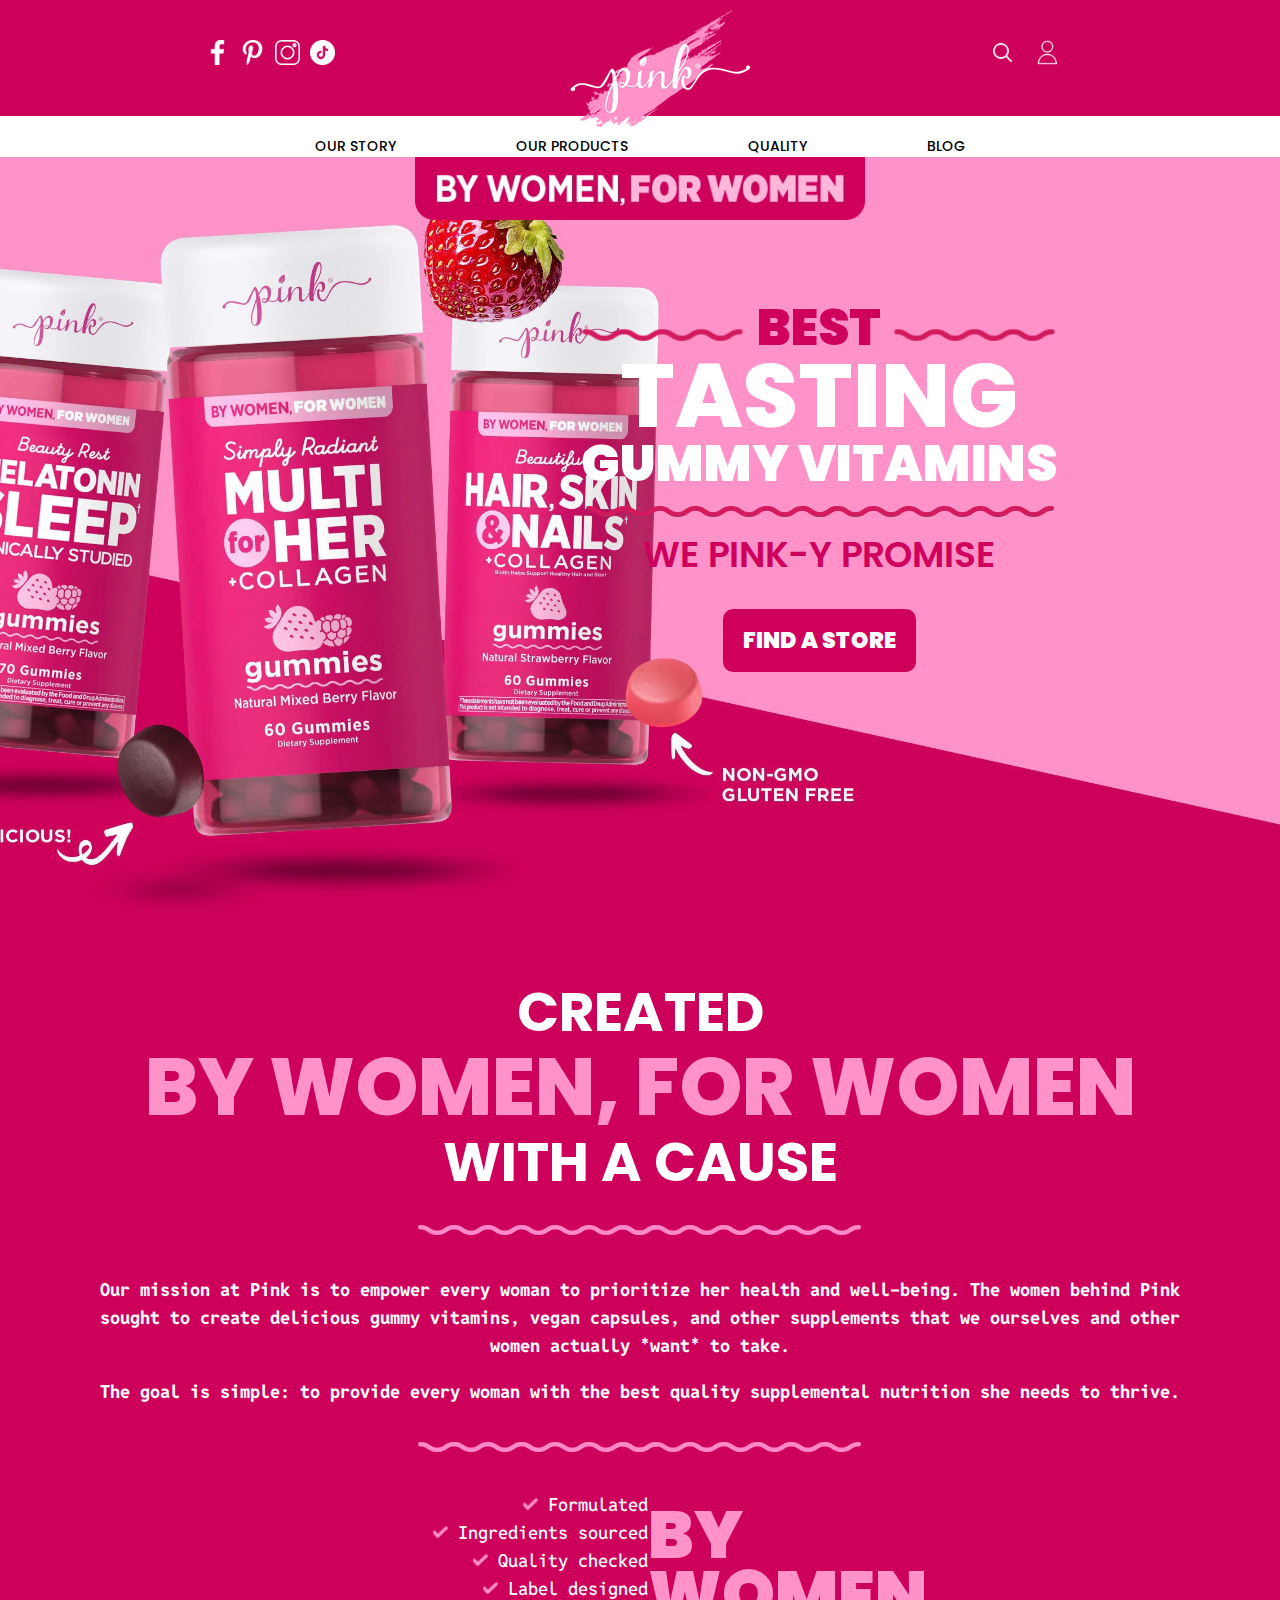
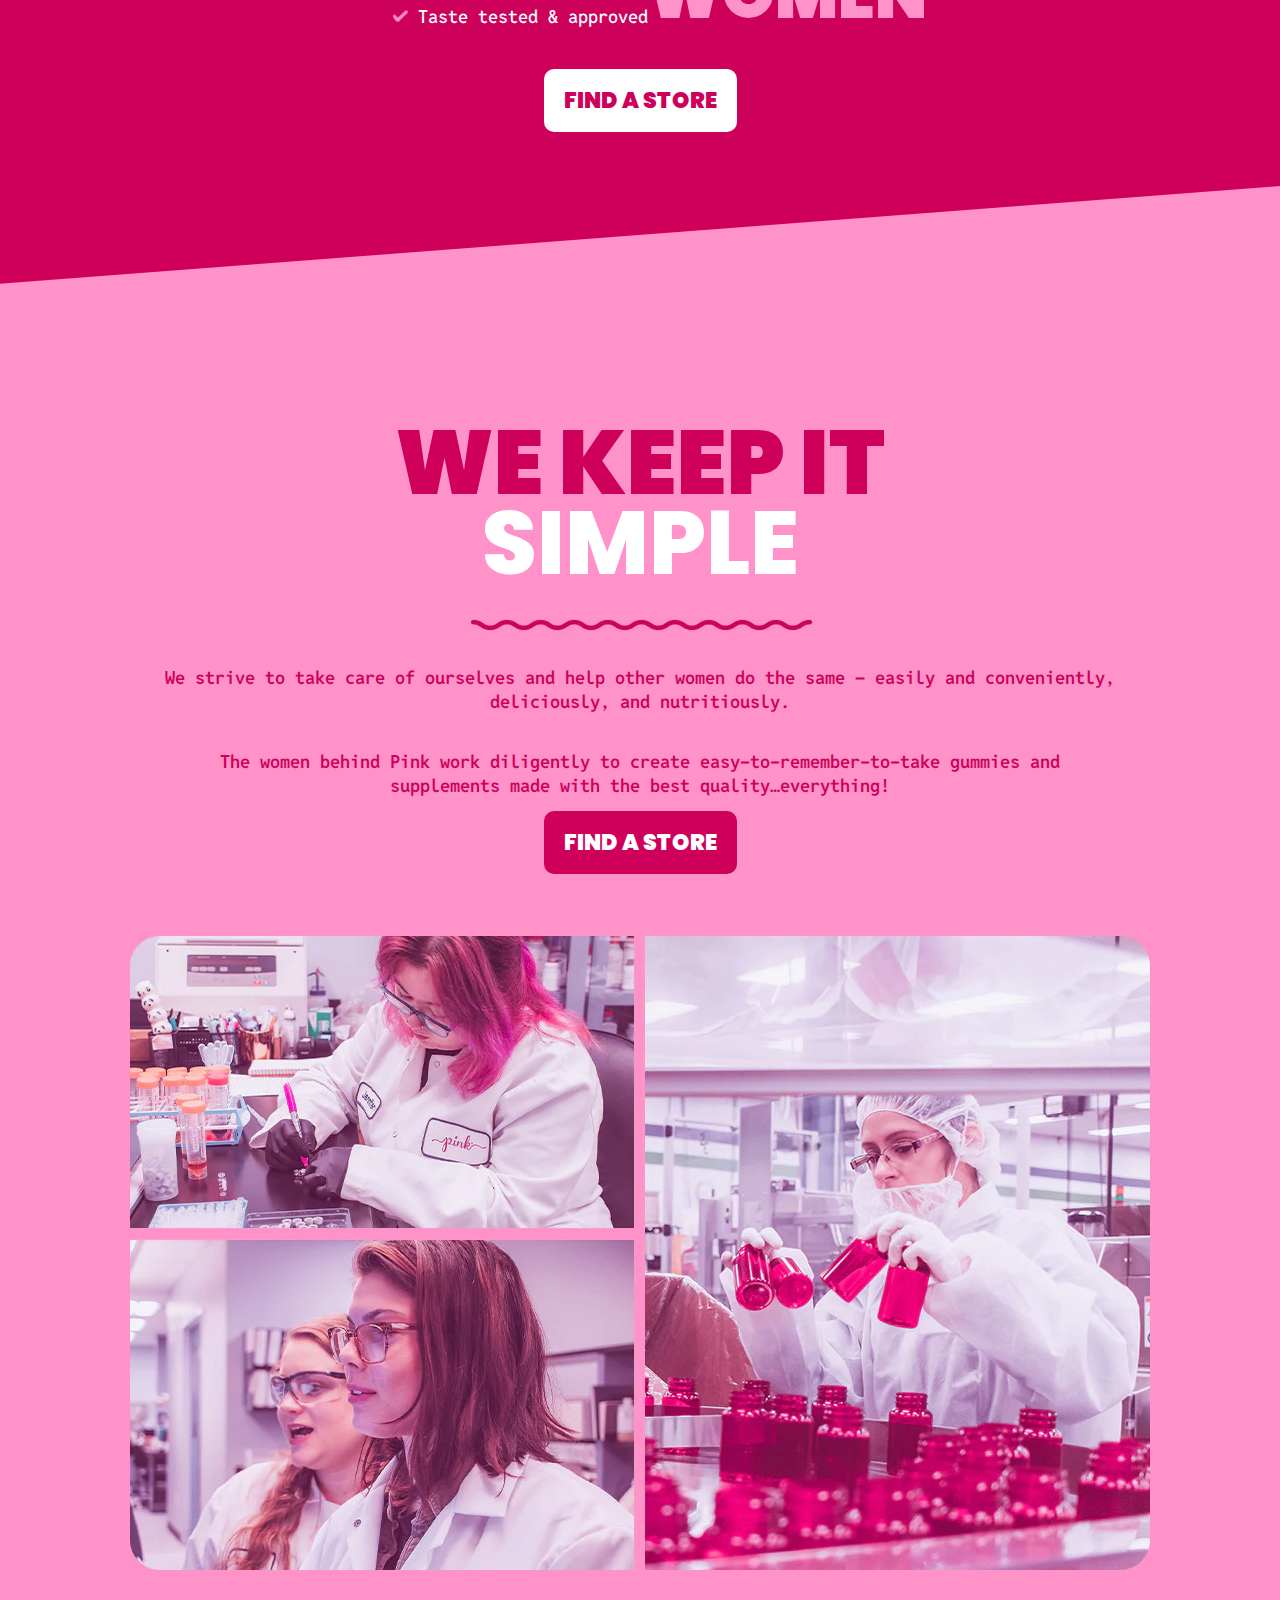
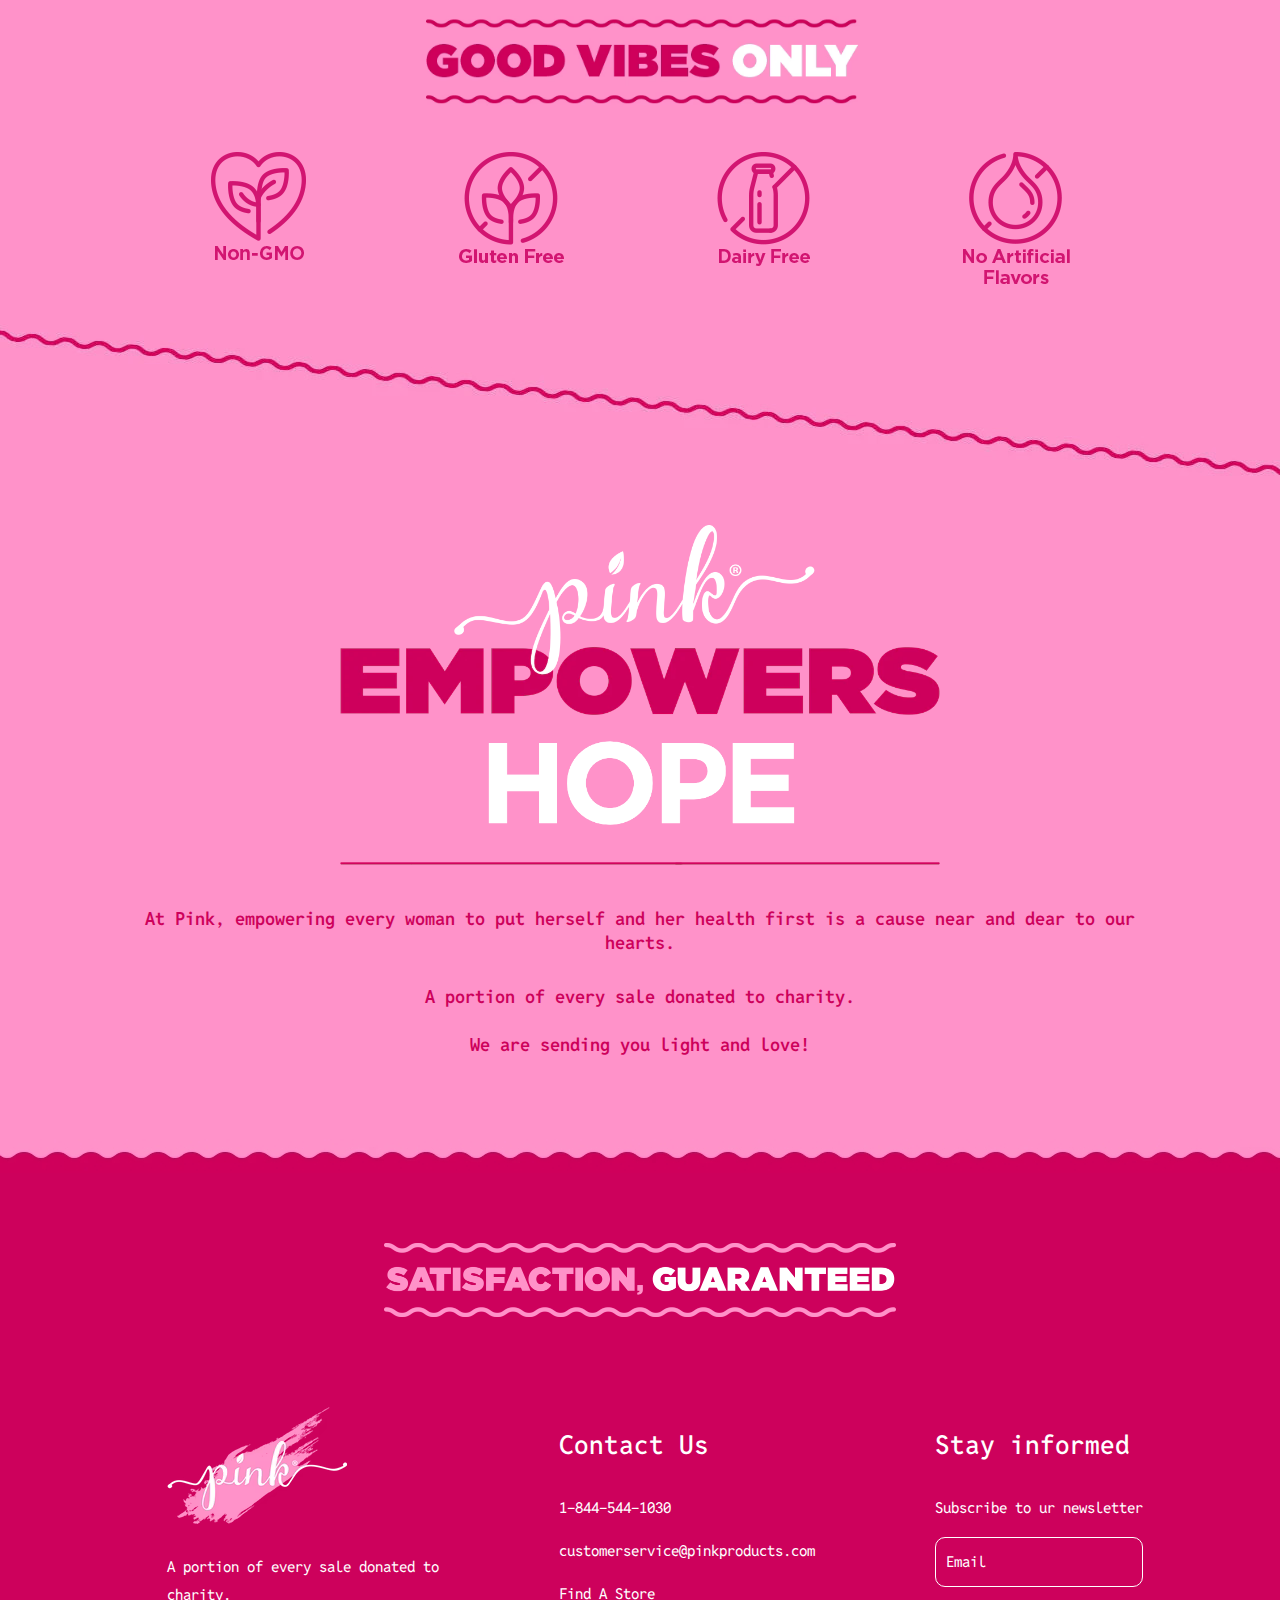
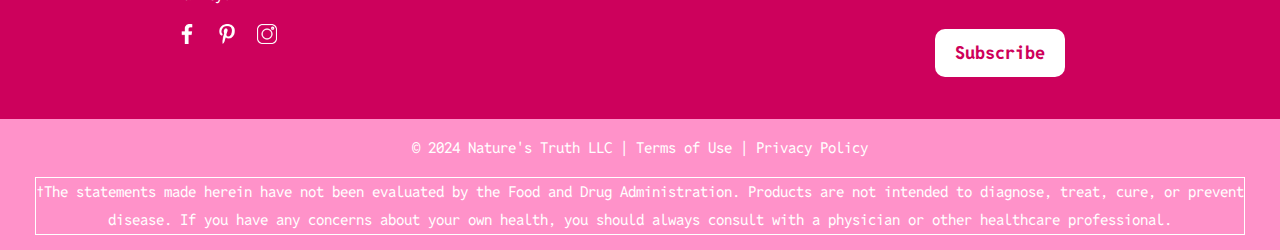
<file: index.html>
<!DOCTYPE html>
<html>
<head>
    <meta charset="UTF-8" />
    <title>Pink Vitamins | Women's Vitamins</title>
    <link rel="stylesheet" href="style.css">
    <link rel="icon" type="image/png" href="Img/favicon.png">
    <link rel="preconnect" href="https://fonts.googleapis.com">
    <link rel="preconnect" href="https://fonts.gstatic.com" crossorigin>
    <link href="https://fonts.googleapis.com/css2?family=Poppins:ital,wght@0,100;0,200;0,300;0,400;0,500;0,600;0,700;0,800;0,900;1,100;1,200;1,300;1,400;1,500;1,600;1,700;1,800;1,900&family=Reddit+Mono:wght@200..900&display=swap" rel="stylesheet">
</head>
<body>
    <header>
        <div class="header-icons">
            <div class="redes-icons">
                <a href="#"><img src="Img/facebbok-icon.png" alt="Facebook" title="Facebook"></a>
                <a href="#"><img src="Img/pinterest-icon.png" alt="Pinterest" title="Pinterest"></a>
                <a href="#"><img src="Img/instagram.png" alt="Instagram" title="Instagram"></a>
                <a href="#"><img src="Img/tik-tok.png" alt="Tik-tok" title="Tik-tok"></a>
            </div>
            <div class="logotipo">
                <a href="index.html"><img src="Img/logotipo.png" alt="Pink Products" title="Ir a inicio"></a>
            </div>
            <div class="seccion-perfil">
                <a href="#"><img src="Img/lupa.png" alt="Buscar" title="Buscar"></a>
                <a href="#"><img src="Img/perfil.png" alt="Perfil" title="Perfil"></a>
            </div>
        </div>
        <div>
            <a href="#pink-mission"><p>Our story</p></a>
            <a href="our-products.html"><p>Our products</p></a>
            <a href="#work-pink"><p>Quality</p></a>
            <a href="blog.html"><p>Blog</p></a>
        </div>
    </header>
    <main>
        <section id="hero">
            <img src="Img/banner-top.png" alt="By women, for women" title="By women, for women">
            <div>
                <h1>
                    <img class="linea-fucsia" src="Img/fucsia-small-line.png">
                    Best
                    <img class="linea-fucsia" src="Img/fucsia-small-line.png">
                </h1>
                <h2 class="tasting">Tasting</h2>
                <h2 class="gummy">Gummy vitamins</h2>
                <img class="linea-fucsia-larga" src="Img/gummy-line.png">
                <h2>We pink-y promise</h2>
                <a  href="#"><p class="boton-1" >Find a store</p></a>
            </div>
        </section>

        <section class="pink-mission" id="pink-mission">
            <div class="women-pink">
            <h3>Created</h3>
            <h2>By women, for women</h2>
            <h3>With a cause</h3>
            <img src="Img/pink-line.png">
            <p>Our mission at Pink is to empower every woman to prioritize her health and well-being. The women behind Pink <br>
                 sought to create delicious gummy vitamins, vegan capsules, and other supplements that we ourselves and other <br>
                  women actually *want* to take.</p>
            <p>The goal is simple: to provide every woman with the best quality supplemental nutrition she needs to thrive.</p>
            <img src="Img/pink-line.png">
        </div>
        <div class="qualities">
            <div>
            <ul>
            <li>
                <img src="Img/arrow.png">
                Formulated
            </li>
            <li>
                <img src="Img/arrow.png">
                Ingredients sourced
            </li>
            <li>
                <img src="Img/arrow.png">
                Quality checked
            </li>
            <li>
                <img src="Img/arrow.png">
                Label designed
            </li>
            <li>
                <img src="Img/arrow.png">
                Taste tested & approved
            </li>
        </ul>
            </div>
            <div>
                <a href="#"><h3>By <br> women</h3></a>
            </div>
            
        </div>
        <a href="#"><p class="boton-2">Find a store</p></a>
        <img src="Img/final-section.png">
        </section>

        <section class="work-pink" id="work-pink">
            <div>
            <h3>We keep it <br> <span class="simple">simple</span></h3>
            <img src="Img/fucsia-line.jpg">
            <p class="pink">We strive to take care of ourselves and help other women do the same – easily and conveniently, <br> deliciously, and nutritiously.</p>
            <p class="pink">The women behind Pink work diligently to create easy-to-remember-to-take gummies and <br> supplements made with the best
                 quality…everything!</p>
            <a href="#"><p class="boton-3">Find a store</p></a>
            <img src="Img/good-vibes.jpg">
            <img src="Img/good-vibes-only.png">
            <img src="Img/iconpack.png">
            <img src="Img/fucsia-crooked-line.jpg">
            </div>
        </section>

        <section class="pink-empowerment">
            <div class="hope">
                <img src="Img/pink-empower.png">
                <p>At Pink, empowering every woman to put herself and her health first is a cause near and dear to our <br> hearts.</p>
                <p>A portion of every sale donated to charity.</p>
                <p>We are sending you light and love!</p>
                <img src="Img/round-line.jpg">
            </div>
        </section>
    </main>
    <footer>
        <section class="contact">
            <img src="Img/s-guaranteed.png">
            <div class="info">
                <div class="redes">
                    <img src="Img/logotipo.png">
                    <p>A portion of every sale donated to <br> charity.</p>
                    <div class="iconos">
                        <a href="#"><img src="Img/facebbok-icon.png" alt="Facebook" title="Facebook"></a>
                        <a href="#"><img src="Img/pinterest-icon.png" alt="Pinterest" title="Pinterest"></a>
                        <a href="#"><img src="Img/instagram.png" alt="Instagram" title="Instagram"></a>
                    </div>
                </div>

                <div class="service">
                    <h4>Contact Us</h4>
                    <a href="#"><p>1-844-544-1030</p></a>
                    <a href="#"><p>customerservice@pinkproducts.com</p></a>
                    <a href="#"><p>Find A Store</p></a>

                </div>

                <div class="subscription">
                    <h4>Stay informed</h4>
                    <p>Subscribe to ur newsletter</p>
                    <p class="borde">Email</p>
                    <a href="#"><h6 class="boton-4">Subscribe</h6></a>
                </div>
            </div>
        </section>
        
        <section class="copyright">
            <div>
                <p>© 2024 Nature's Truth LLC | Terms of Use | Privacy Policy</p>
                <p>†The statements made herein have not been evaluated by the Food and Drug Administration. Products are not intended to diagnose, treat, cure, or prevent <br> disease.
                     If you have any concerns about your own health, you should always consult with a physician or other healthcare professional.</p>
            </div>
        </section>








    </footer>
    
</body>
</html>
</file>
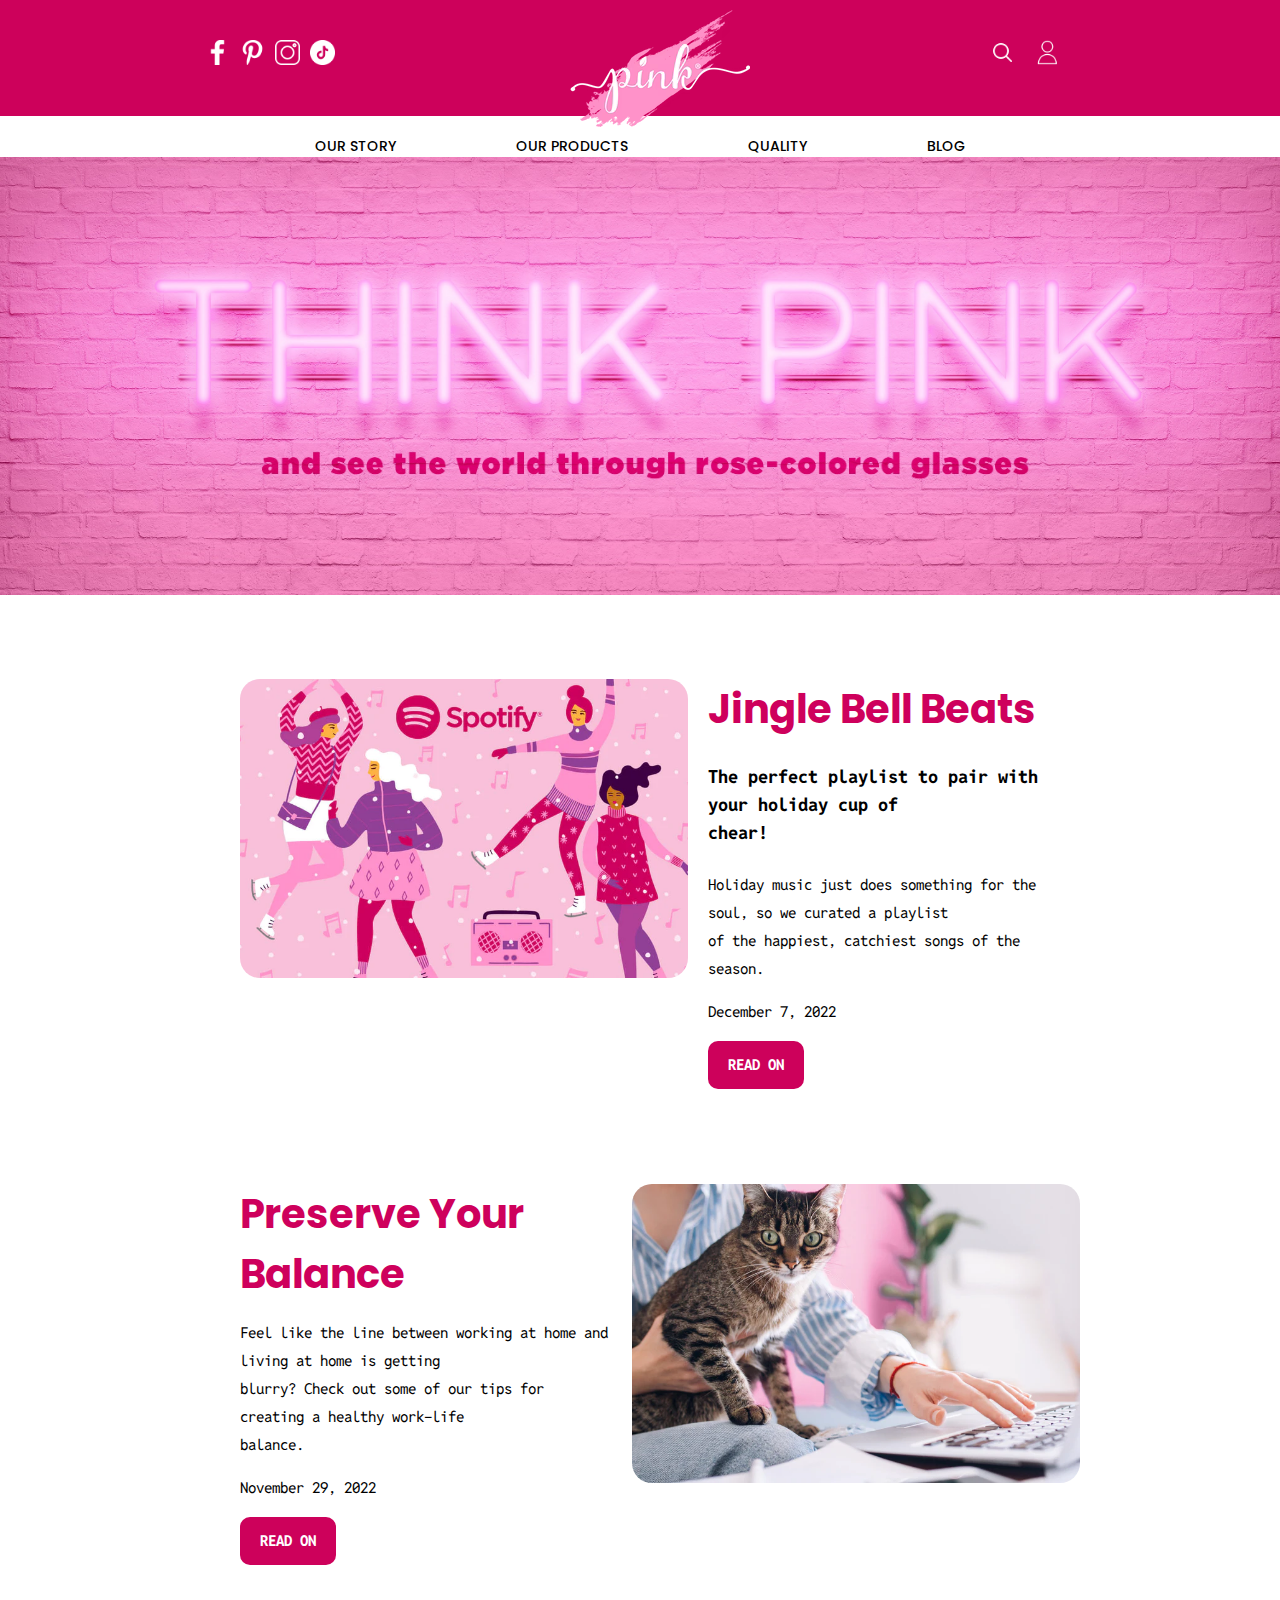
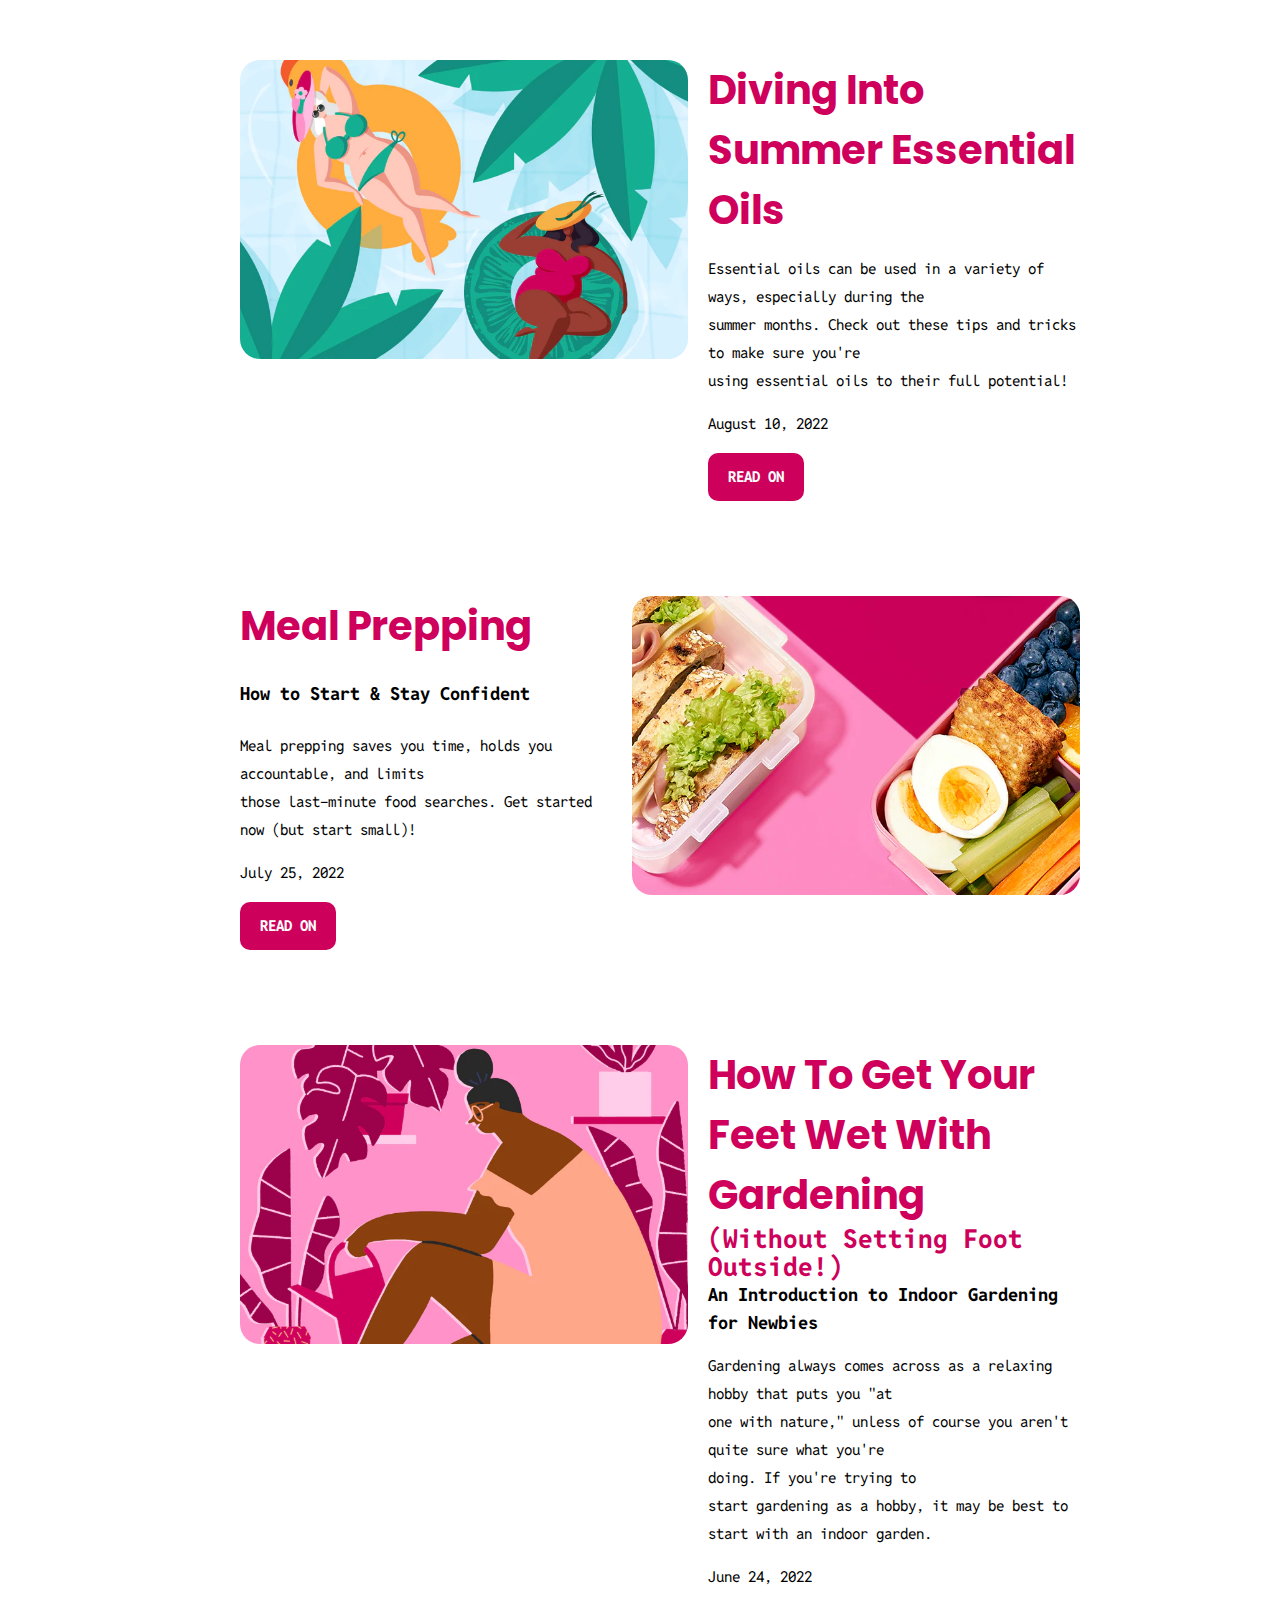
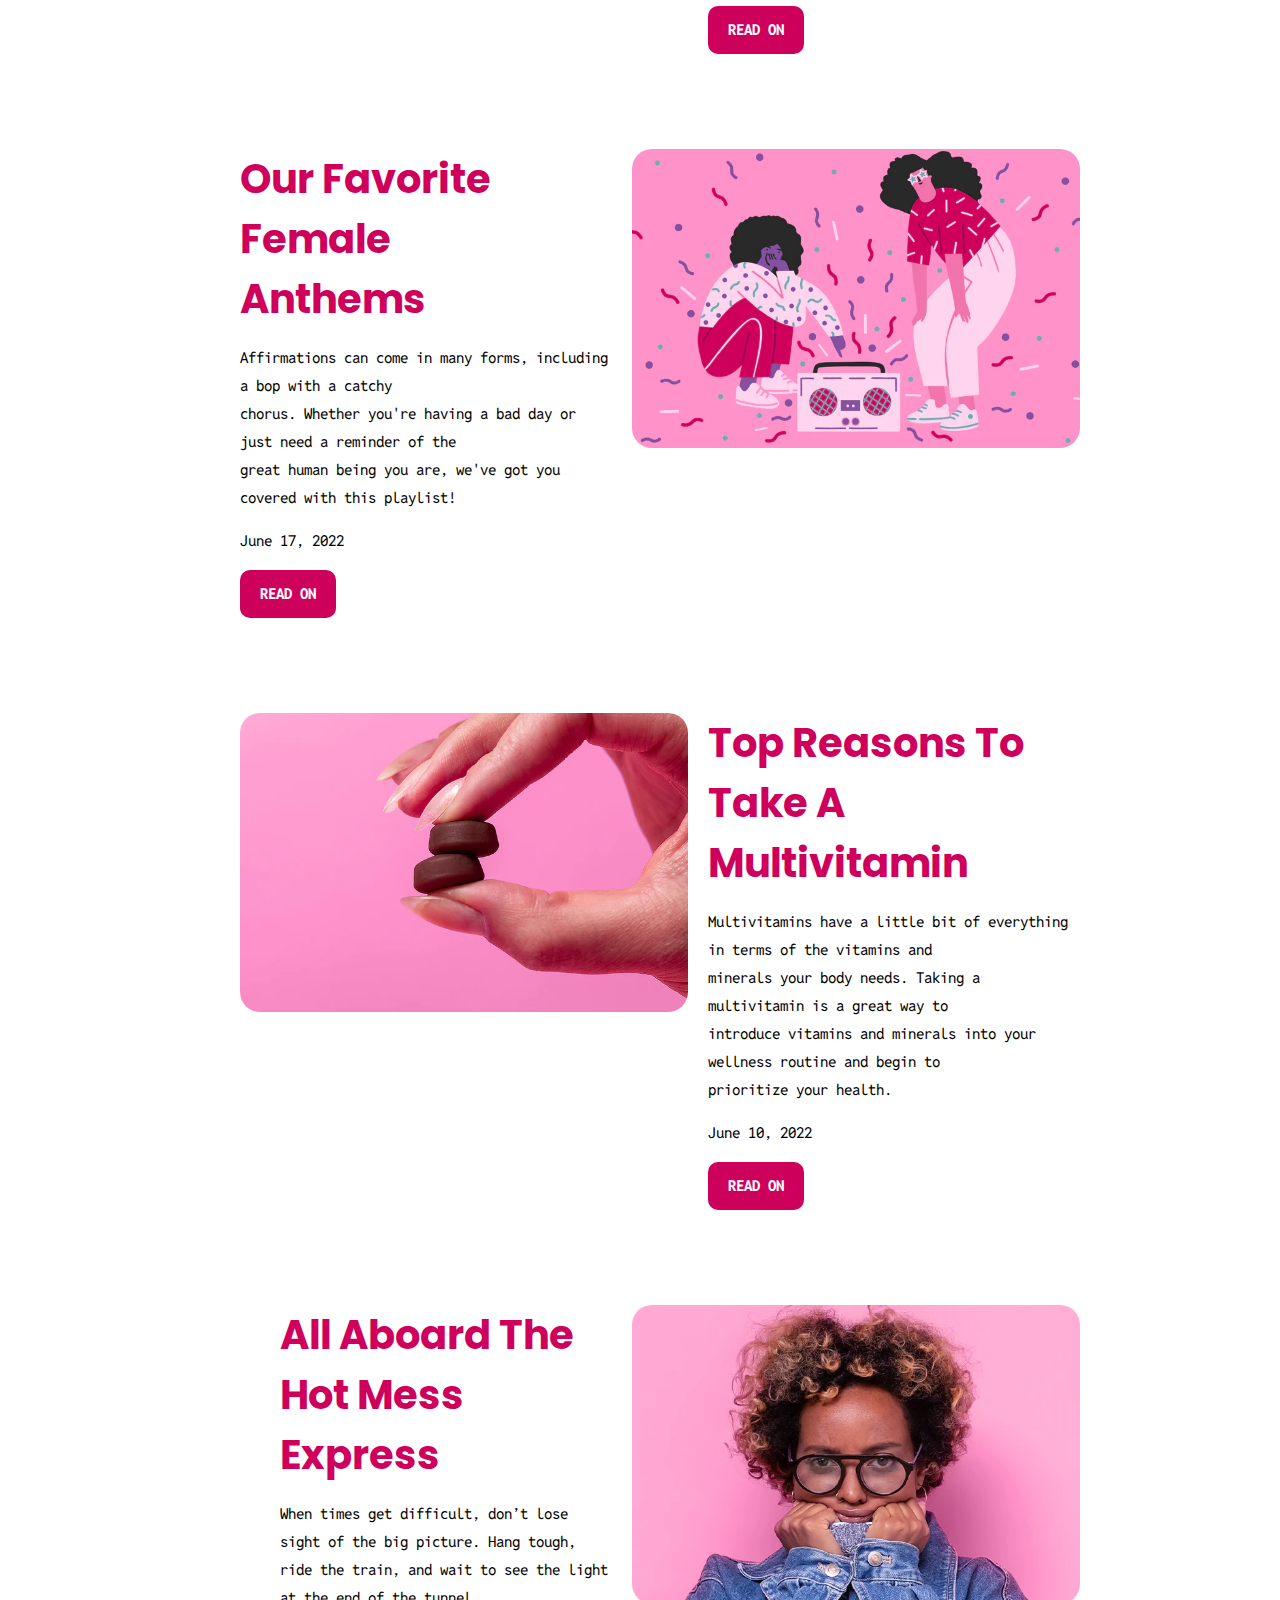
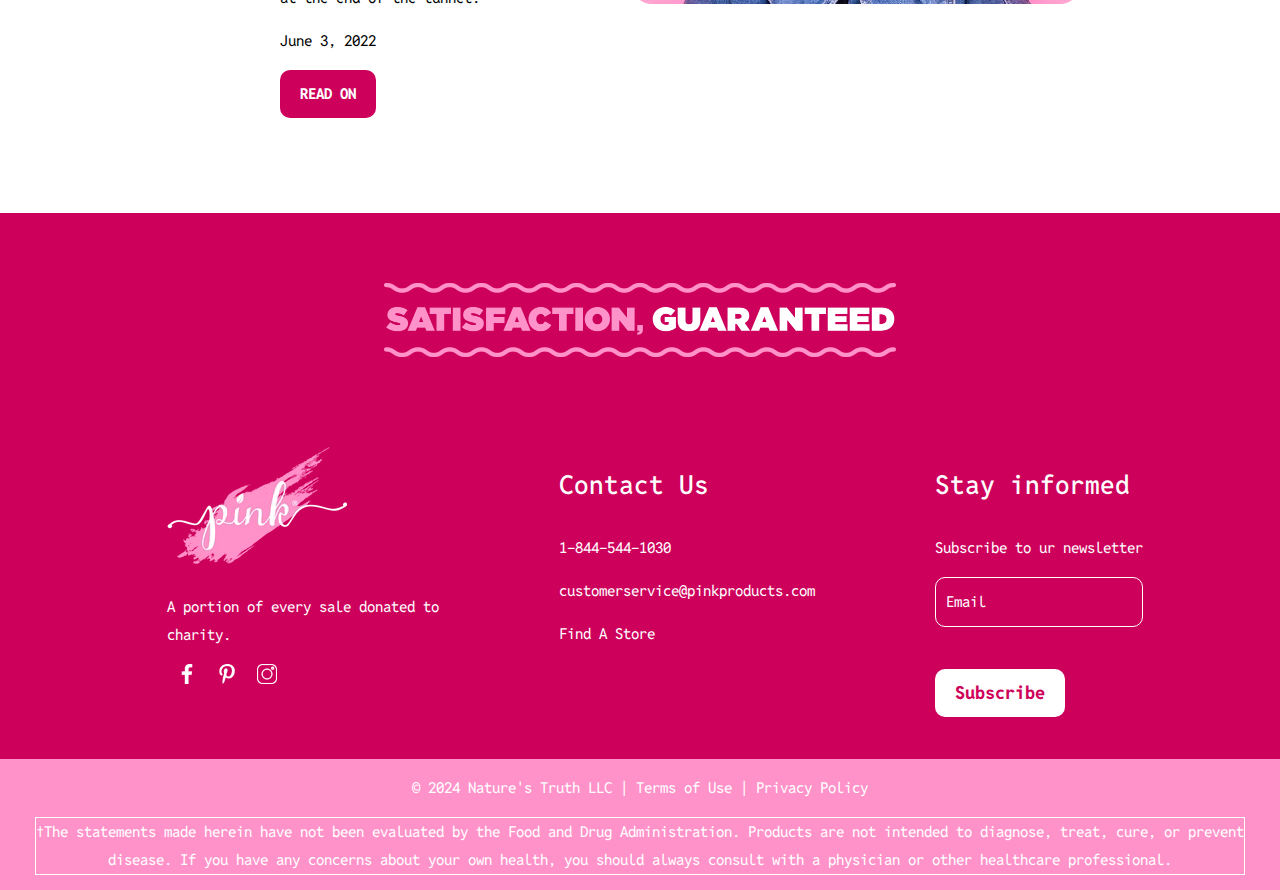
<file: blog.html>
<!DOCTYPE html>
<html>
<head>
    <meta charset="UTF-8" />
    <title>News - Pink Products</title>
    <link rel="stylesheet" href="style.css">
    <link rel="icon" type="image/png" href="Img/favicon.png">
    <link rel="preconnect" href="https://fonts.googleapis.com">
    <link rel="preconnect" href="https://fonts.gstatic.com" crossorigin>
    <link href="https://fonts.googleapis.com/css2?family=Poppins:ital,wght@0,100;0,200;0,300;0,400;0,500;0,600;0,700;0,800;0,900;1,100;1,200;1,300;1,400;1,500;1,600;1,700;1,800;1,900&family=Reddit+Mono:wght@200..900&display=swap" rel="stylesheet">
</head>
<body>
    <header>
        <div class="header-icons">
            <div class="redes-icons">
                <a href="#"><img src="Img/facebbok-icon.png" alt="Facebook" title="Facebook"></a>
                <a href="#"><img src="Img/pinterest-icon.png" alt="Pinterest" title="Pinterest"></a>
                <a href="#"><img src="Img/instagram.png" alt="Instagram" title="Instagram"></a>
                <a href="#"><img src="Img/tik-tok.png" alt="Tik-tok" title="Tik-tok"></a>
            </div>
            <div class="logotipo">
                <a href="index.html"><img src="Img/logotipo.png" alt="Pink Products" title="Ir a inicio"></a>
            </div>
            <div class="seccion-perfil">
                <a href="#"><img src="Img/lupa.png" alt="Buscar" title="Buscar"></a>
                <a href="#"><img src="Img/perfil.png" alt="Perfil" title="Perfil"></a>
            </div>
        </div>
        <div>
            <a href="index.html #pink-mission"><p>Our story</p></a>
            <a href="our-products.html"><p>Our products</p></a>
            <a href="index.html #work-pink"><p>Quality</p></a>
            <a href="blog.html"><p>Blog</p></a>
        </div>
    </header>

    <section class="think-pink">
        <img src="Img/think-pink.jpg">
        <ul>
            <li class="jingle-bells">
                <a href="#"><img src="Img/jingle-bell.png"></a>
                <div>
                    
                    <a href="#"><h3>Jingle Bell Beats</h3></a>
                    <h4>The perfect playlist to pair with your holiday cup of <br> chear!</h4>
                    <p>Holiday music just does something for the soul, so we curated a playlist <br> of the happiest, catchiest songs of the season.</p>
                    <p>December 7, 2022</p>
                    <a href="#"><p class="boton-6">Read on</p></a>

                </div>
            </li>

            <li class="cat">
                <div>
                   
                    <a href="#"><h3>Preserve Your Balance</h3></a>
                    <p>Feel like the line between working at home and living at home is getting <br> blurry? Check out some of our 
                        tips for creating a healthy work-life <br> balance.</p>
                    <p>November 29, 2022</p>
                    <a href="#"><p class="boton-6">Read on</p></a>
                    
                </div>
                <a href="#"><img src="Img/cat.png"></a>
            </li>

            <li class="summer">
                <a href="#"><img src="Img/summer.png"></a>
                <div>
                    <a href="#"><h3>Diving into summer essential oils</h3></a>
                    <p>Essential oils can be used in a variety of ways, especially during the <br> summer months. Check out these tips and 
                        tricks to make sure you're <br> using essential oils to their full potential!</p>
                    <p>August 10, 2022</p>
                    <a href="#"><p class="boton-6">Read on</p></a>

                </div>
            </li>

            <li class="meal">
                <div>
                    <a href="#"><h3>Meal Prepping</h3></a>
                    <h4>How to Start & Stay Confident</h4>
                    <p>Meal prepping saves you time, holds you accountable, and limits <br>
                        those last-minute food searches. Get started now (but start small)!
                        </p>
                    <p>July 25, 2022</p>
                    <a href="#"><p class="boton-6">Read on</p></a>
                    
                </div>
                <a href="#"><img src="Img/meals.png"></a>
            </li>

            <li class="gardening">
                <a href="#"><img src="Img/gardening.png"></a>
                <div>
                    
                    <a href="#"><h3>How to get your feet wet with gardening</h3></a>
                    <h4 class="titulo-especial">(Without setting foot outside!)</h4>
                    <h4 class="introduction">An Introduction to Indoor Gardening for Newbies</h4>
                    <p>Gardening always comes across as a relaxing hobby that puts you "at <br> one with nature," unless of course you
                         aren't quite sure what you're <br> doing. If you're trying to <br> start gardening as a hobby, it may be best
                          to start with an indoor garden.</p>
                    <p>June 24, 2022</p>
                    <a href="#"><p class="boton-6">Read on</p></a>
                </div>
            </li>

            <li class="female-anthem">
                <div>
                    <a href="#"><h3>Our favorite female <br> anthems</h3></a>
                    <p>Affirmations can come in many forms, including a bop with a catchy <br> chorus.
                         Whether you're having a bad day or just need a reminder of the <br> great human being you are, we've got you covered with this playlist!</p>
                    <p>June 17, 2022</p>
                    <a href="#"><p class="boton-6">Read on</p></a>

                </div>
                <a href="#"><img src="Img/female-anthem.png"></a>
            </li>

            <li class="vitamins">
                <a href="#"><img src="Img/vitamins.png"></a>
                <div>
                    <a href="#"><h3>Top reasons to take a multivitamin</h3></a>
                    <p>Multivitamins have a little bit of everything in terms of the vitamins and <br> minerals your
                         body needs. Taking a multivitamin is a great way to <br> introduce vitamins and  minerals into 
                         your wellness routine and begin to <br> prioritize your health.</p>
                    <p>June 10, 2022</p>
                    <a href="#"><p class="boton-6">Read on</p></a>
                </div>
            </li>

            <li class="express">
                <div>
                    <a href="#"><h3>All aboard the hot mess express</h3></a>
                    <p>When times get difficult, don’t lose sight of the big picture. Hang tough, ride the train,
                         and wait to see the light at the end of the tunnel.</p>
                    <p>June 3, 2022</p>
                    <a href="#"><p class="boton-6">Read on</p></a>
                </div>
                <a href="#"><img src="Img/express.png"></a>
            </li>
        </ul>
    </section>
    <footer>
        <section class="contact">
            <img src="Img/s-guaranteed.png">
            <div class="info">
                <div class="redes">
                    <img src="Img/logotipo.png">
                    <p>A portion of every sale donated to <br> charity.</p>
                    <div class="iconos">
                        <a href="#"><img src="Img/facebbok-icon.png" alt="Facebook" title="Facebook"></a>
                        <a href="#"><img src="Img/pinterest-icon.png" alt="Pinterest" title="Pinterest"></a>
                        <a href="#"><img src="Img/instagram.png" alt="Instagram" title="Instagram"></a>
                    </div>
                </div>

                <div class="service">
                    <h4>Contact Us</h4>
                    <a href="#"><p>1-844-544-1030</p></a>
                    <a href="#"><p>customerservice@pinkproducts.com</p></a>
                    <a href="#"><p>Find A Store</p></a>

                </div>

                <div class="subscription">
                    <h4>Stay informed</h4>
                    <p>Subscribe to ur newsletter</p>
                    <p class="borde">Email</p>
                    <a href="#"><h6 class="boton-4">Subscribe</h6></a>
                </div>
            </div>
        </section>
        
        <section class="copyright">
            <div>
                <p>© 2024 Nature's Truth LLC | Terms of Use | Privacy Policy</p>
                <p>†The statements made herein have not been evaluated by the Food and Drug Administration. Products are not intended to diagnose, treat, cure, or prevent <br> disease.
                     If you have any concerns about your own health, you should always consult with a physician or other healthcare professional.</p>
            </div>
        </section>








    </footer>
    
</body>
</html>
</file>
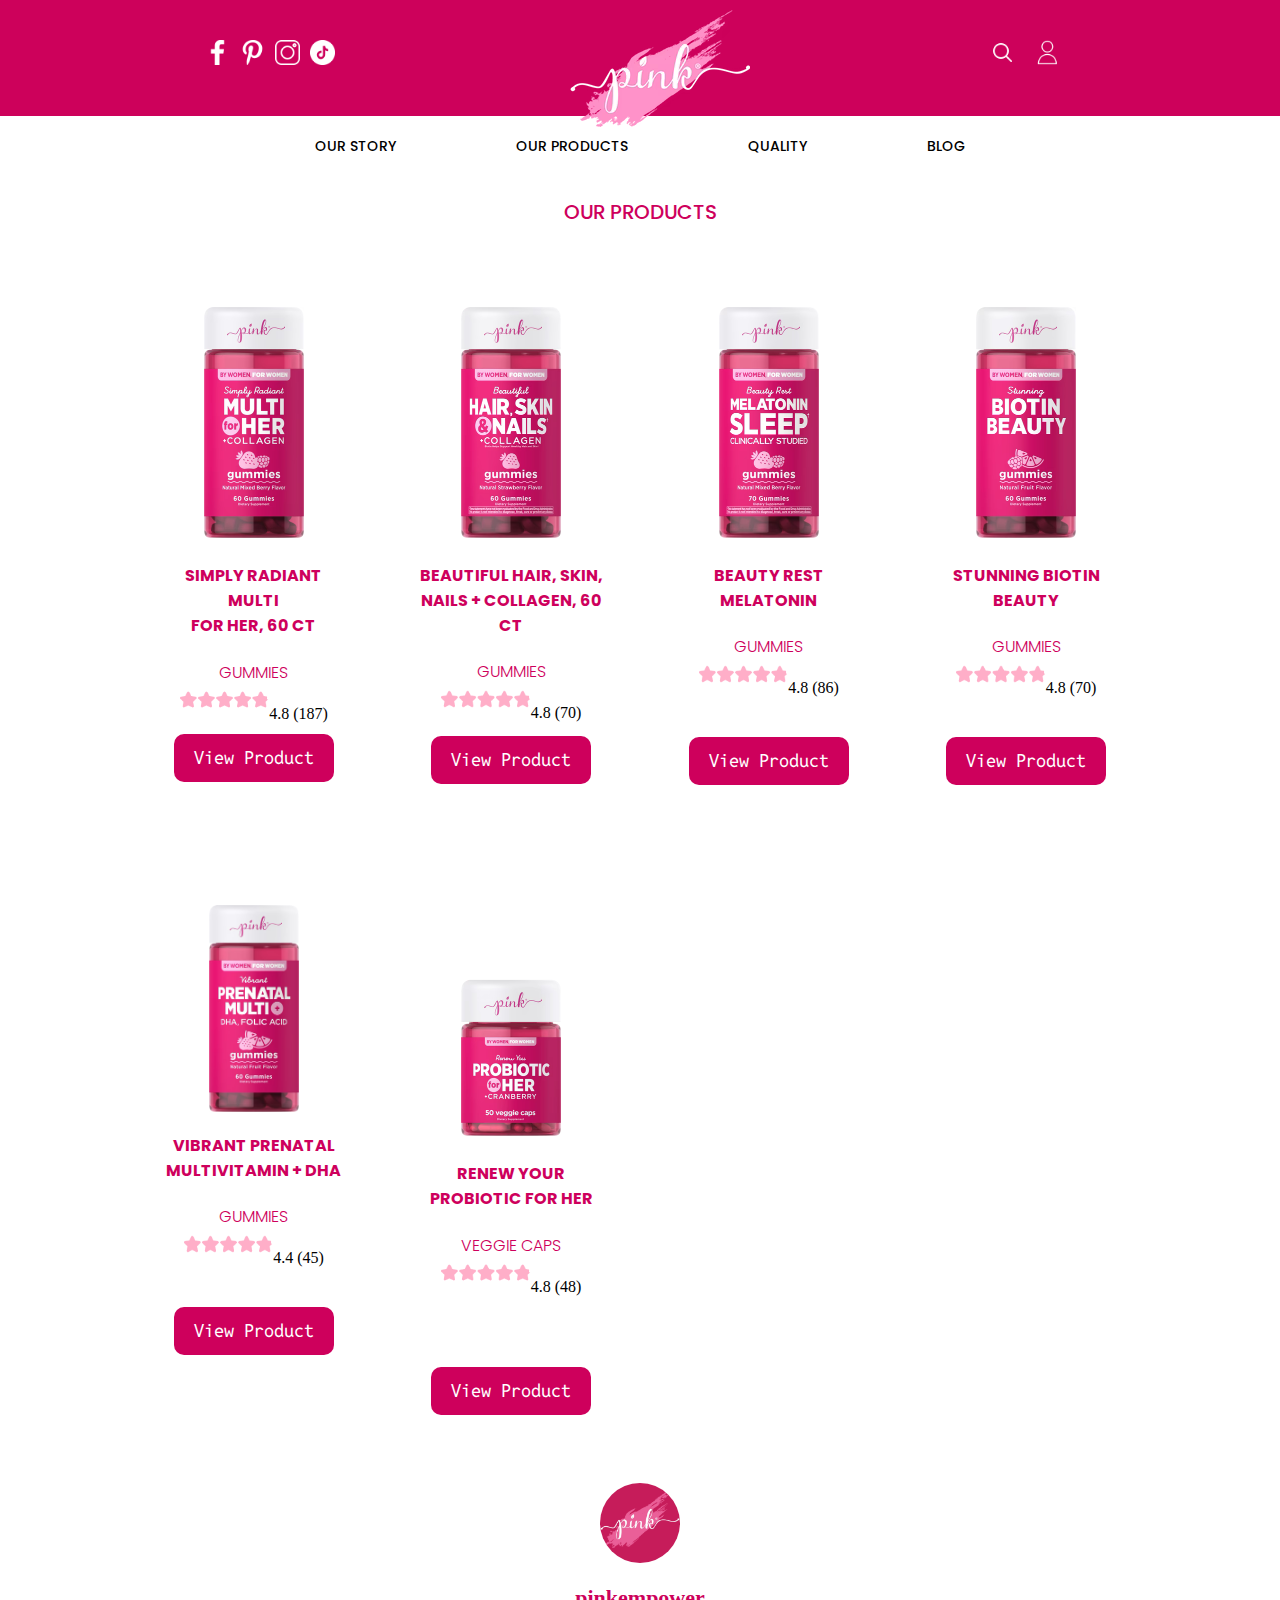
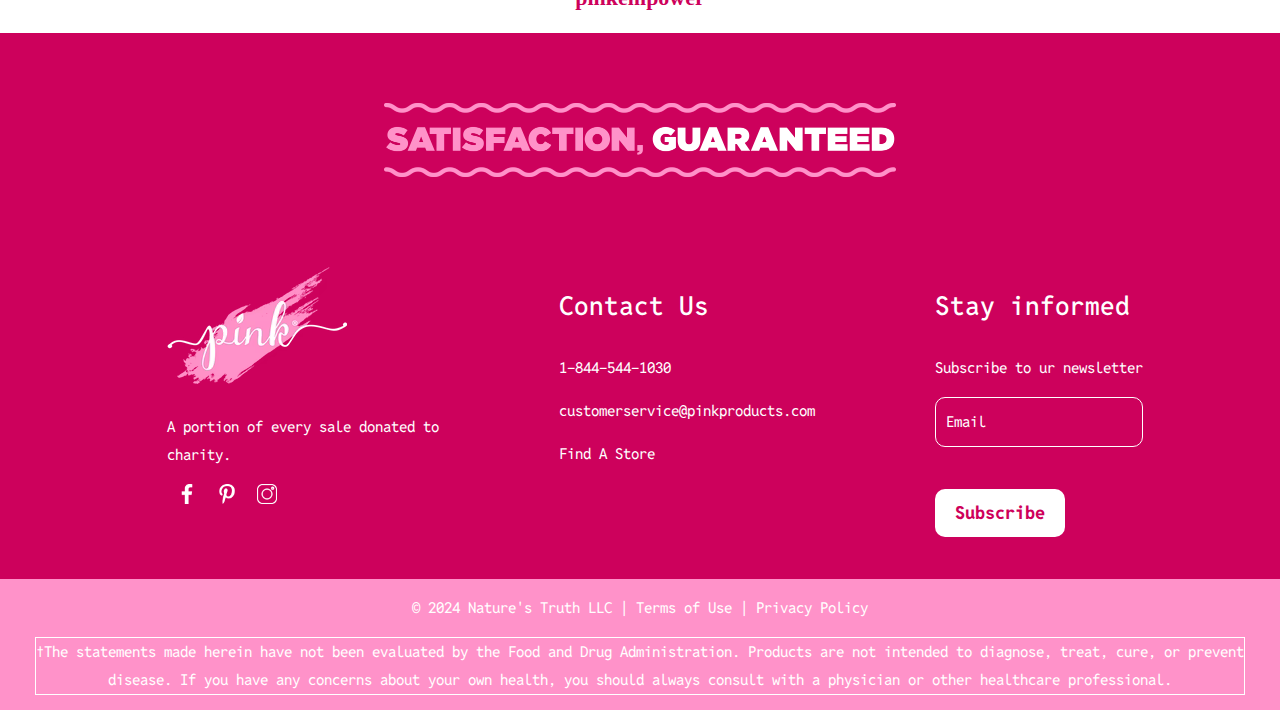
<file: our-products.html>
<!DOCTYPE html>
<html>
<head>
    <meta charset="UTF-8" />
    <title>Our Products - Pink Products</title>
    <link rel="stylesheet" href="style.css">
    <link rel="icon" type="image/png" href="Img/favicon.png">
    <link rel="preconnect" href="https://fonts.googleapis.com">
    <link rel="preconnect" href="https://fonts.gstatic.com" crossorigin>
    <link href="https://fonts.googleapis.com/css2?family=Poppins:ital,wght@0,100;0,200;0,300;0,400;0,500;0,600;0,700;0,800;0,900;1,100;1,200;1,300;1,400;1,500;1,600;1,700;1,800;1,900&family=Reddit+Mono:wght@200..900&display=swap" rel="stylesheet">
</head>
<body>
    <header>
        <div class="header-icons">
            <div class="redes-icons">
                <a href="#"><img src="Img/facebbok-icon.png" alt="Facebook" title="Facebook"></a>
                <a href="#"><img src="Img/pinterest-icon.png" alt="Pinterest" title="Pinterest"></a>
                <a href="#"><img src="Img/instagram.png" alt="Instagram" title="Instagram"></a>
                <a href="#"><img src="Img/tik-tok.png" alt="Tik-tok" title="Tik-tok"></a>
            </div>
            <div class="logotipo">
                <a href="index.html"><img src="Img/logotipo.png" alt="Pink Products" title="Ir a inicio"></a>
            </div>
            <div class="seccion-perfil">
                <a href="#"><img src="Img/lupa.png" alt="Buscar" title="Buscar"></a>
                <a href="#"><img src="Img/perfil.png" alt="Perfil" title="Perfil"></a>
            </div>
        </div>
        <div>
            <a href="index.html #pink-mission"><p>Our story</p></a>
            <a href="our-products.html"><p>Our products</p></a>
            <a href="index.html #work-pink"><p>Quality</p></a>
            <a href="blog.html"><p>Blog</p></a>
        </div>
    </header>
    <main>
        <section id="pink-products">
            <h3>Our Products</h3>
        
            <div class="productos">
                <div class="multi-for-her">
                    <a href="#"><img src="Img/multi-for-her.png"></a>
                    <h4>Simply Radiant Multi <br> For Her, 60 Ct</h4>
                    <h5>Gummies</h5>
                    <div>
                    <img  src="Img/clasificacion.png">
                    <p >4.8 (187)</p>
                </div>
                <a  href="#"><p class="boton-5" >View Product</p></a>
                    
               
                </div>

                <div class="hair-skin-nails">
                    <a href="#"><img src="Img/hair-skin-nails.png"></a>
                    <h4>Beautiful Hair, Skin, <br> Nails + Collagen, 60 Ct</h4>
                    <h5>Gummies</h5>
                    <div>
                    <img  src="Img/clasificacion.png">
                    <p>4.8 (70)</p>
                </div>
                <a  href="#"><p class="boton-5" >View Product</p></a>
                </div>
                
                <div class="melatonin-sleep">
                    <a href="#"><img src="Img/melatonin-sleep.png"></a>
                    <h4>Beauty Rest Melatonin</h4>
                    <h5>Gummies</h5>
                    <div>
                    <img src="Img/clasificacion.png">
                    <p>4.8 (86)</p>
                </div>
                <a  href="#"><p class="boton-5" >View Product</p></a>
                
                </div>

                <div class="biotin-beauty">
                    <a href="#"><img src="Img/biotin-beauty.png"></a>
                    <h4>Stunning Biotin Beauty </h4>
                    <h5>Gummies</h5>
                    <div>
                    <img src="Img/clasificacion.png">
                    <p>4.8 (70) </p>
                </div>
                <a  href="#"><p class="boton-5" >View Product</p></a>
                </div>
                

                
                <div class="prenatal-multi">
                    <a href="#"></a><img src="Img/prenatal-multi.png">
                    <h4>Vibrant Prenatal Multivitamin + DHA</h4>
                    <h5>Gummies</h5>
                    <div>
                    <img src="Img/clasificacion.png">
                    <p>4.4 (45)</p>
                </div>
                <a  href="#"><p class="boton-5" >View Product</p></a>

                </div>

                <div class="probiotic-for-her">
                    <a href="#"><img src="Img/probiotic-for-her.png"></a>
                    <h4>Renew Your Probiotic For Her</h4>
                    <h5>Veggie Caps</h5>
                    <div>
                    <img class="imagen-pequeña" src="Img/clasificacion.png">
                    <p>4.8 (48)</p>
                </div>
                <a  href="#"><p class="boton-5" >View Product</p></a>
                </div>
            
        </div>

        <img class="red-insta" src="Img/pinkempower.jpg">
        <a  href="#"><p class="pinkempower">pinkempower</p></a>
       

 

           
        </section>
    </main>
    <footer>
        <section class="contact">
            <img src="Img/s-guaranteed.png">
            <div class="info">
                <div class="redes">
                    <img src="Img/logotipo.png">
                    <p>A portion of every sale donated to <br> charity.</p>
                    <div class="iconos">
                        <a href="#"><img src="Img/facebbok-icon.png" alt="Facebook" title="Facebook"></a>
                        <a href="#"><img src="Img/pinterest-icon.png" alt="Pinterest" title="Pinterest"></a>
                        <a href="#"><img src="Img/instagram.png" alt="Instagram" title="Instagram"></a>
                    </div>
                </div>

                <div class="service">
                    <h4>Contact Us</h4>
                    <a href="#"><p>1-844-544-1030</p></a>
                    <a href="#"><p>customerservice@pinkproducts.com</p></a>
                    <a href="#"><p>Find A Store</p></a>

                </div>

                <div class="subscription">
                    <h4>Stay informed</h4>
                    <p>Subscribe to ur newsletter</p>
                    <p class="borde">Email</p>
                    <a href="#"><h6 class="boton-4">Subscribe</h6></a>
                </div>
            </div>
        </section>
        
        <section class="copyright">
            <div>
                <p>© 2024 Nature's Truth LLC | Terms of Use | Privacy Policy</p>
                <p>†The statements made herein have not been evaluated by the Food and Drug Administration. Products are not intended to diagnose, treat, cure, or prevent <br> disease.
                     If you have any concerns about your own health, you should always consult with a physician or other healthcare professional.</p>
            </div>
        </section>








    </footer>
</body>
</html>
</file>
<file: style.css>
html{
    scroll-padding-top: 8.5rem;
}

body{
    margin: 0;
    padding: 0;
}

header{
    background-color: #CD015B;
    position: sticky;
    top:0;
}

.header-icons{
   display: flex;
    
}

.header-icons > div{
    display: flex;
}

.redes-icons img, .seccion-perfil img{
    width: 25px;
    margin: 0 5px;
}
.seccion-perfil img, .iconos img{
    margin: 0 10px;
}

.seccion-perfil, .redes-icons{
    margin-top: 40px ;
}

.redes-icons{
    margin-left: 200px;
}

.seccion-perfil{
    margin-right: 210px;
}


.logotipo{
    margin: auto;
    
}

.logotipo img{
    z-index: 1;
}

header > div:nth-child(2){
    background-color: white;
    display: flex;
    justify-content: center;
    margin-top: -25px;
    
}
header > div:nth-child(2) p {
    font-family: Poppins, sans-serif;
    font-size: 14px;
    font-weight: 500;
    color: black;
    text-transform: uppercase;

}

header > div:nth-child(2) p {
    margin: 20px 60px 0;
    

}

header > div:nth-child(2) a, #hero a, .pink-mission a, .work-pink a, .contact a, .productos a, #pink-products > a, .think-pink a{
    text-decoration: none;
}

#hero{
    background-image: url(Img/fondo-section.jpg);
    background-repeat: no-repeat;
    background-position: center -90%;
    background-size: cover;
    height: 90vh;
    display: flex;
    flex-direction: column;
    align-items: center;
    
}

#hero > div{
    margin: 70px 220px 0 0;
    align-self: flex-end;
    align-items: center;
    text-align: center;
    display: flex;
    flex-direction: column;
    

}
.linea-fucsia{
    width: 170px;
}
#hero > img{
    width: 450px;
}

#hero h1:first-child, #hero  h2:nth-of-type(2), #hero h2:last-of-type, .boton-1, .boton-2, .work-pink h3, .boton-3, .think-pink h3{
    font-family: Poppins, sans-serif;
    font-size: 50px;
    font-weight: 900;
    color: #CE005C;
    text-transform: uppercase;
}
#hero .tasting, .women-pink h3, .women-pink h2, .qualities h3, .simple{
    font-family: Poppins, sans-serif;
    font-size: 90px;
    font-weight: 800;
    color: #FFFFFF;
    text-transform: uppercase;
    text-align: center;
    margin: 0;
    line-height: 60px;
}

h1, #hero h2:first-child{
    margin: 0;
}

#hero h2:nth-of-type(2){
    color: #FFFFFF;
    margin: 0;
    

}
#hero h2:last-of-type{
    font-size: 36px;
    font-weight: 600;
    line-height: 5px;
}

.boton-1, .boton-2, .boton-3, .boton-5{
    background-color: #CE005C;
    width: fit-content;
    font-size: 22px;
    color: #FFFFFF;
    padding: 15px 20px;
    border-radius: 10px;
    
}

#hero > h2{
    line-height: 28px;
    margin-bottom: 40px;
}

.pink-mission, .contact{
    background-color: #CD015C;
    display: flex;
    flex-direction: column;
    align-items: center;
    
}

.women-pink{
    text-align: center;
    color: #FFFFFF;
}

.qualities{
    display: flex;
    
}

.women-pink h3{
    font-size: 55px;
    font-weight: 700;
    line-height: 90px;
}

.women-pink h2, .qualities h3{
    font-size: 80px;
    font-weight: 800;
    color: #FF92C9;
    
}

.women-pink p, .qualities li, .work-pink .pink, .hope p, .boton-4, .boton-5, .think-pink h4, .think-pink .titulo-especial, .think-pink p{
    color: #FFFFFF;
    font-family: "Reddit Mono", sans-serif;
    font-size: 18px;
    font-weight: 700;
    line-height: 28px;
}

.qualities li{
    list-style: none;
    font-weight: 500;
    text-align: right;
}

.qualities h3{
    font-size: 67px;
    font-weight: 900;
    text-align: left;
    margin-top: 30px;
}

.boton-5{
    font-weight: 400;

}
.boton-2, .boton-4{
    background-color: #FFFFFF;
    color: #CE005A;
}

.work-pink, .pink-empowerment, .copyright{
    background-color: #FF92C9;
    display: flex;
    justify-content: center;
    
    
}
.simple{
    line-height: 0;
}
.work-pink > div{ 
    text-align: center;
    display: flex;
    flex-direction: column;
    align-items: center;
}

.work-pink h3{
    font-size: 90px;
    line-height: 80px;
}

.work-pink div img:first-of-type{
    margin-top: -70px;
}

.work-pink .pink, .hope p{
    color: #CD015B;
    font-weight: 600;
    line-height: 24px;
}

p.boton-3 {
    color: #FFFFFF;
    margin-top: -5px;
}

.work-pink img:nth-of-type(2), .work-pink img:nth-of-type(3), .work-pink img:nth-of-type(4){
    margin-top: 40px;
}

.work-pink img:nth-of-type(3){
    width: 50vh;
}


.pink-empowerment .hope{
    color: #FFFFFF;
    display: flex;
    flex-direction: column;
    align-items: center;
}
.pink-empowerment img:first-child{
    width: 600px;
}

.hope p:first-of-type{
    margin-top: 40px;
    text-align: center;
    line-height: 24px
    
}

.hope p:nth-of-type(2), .hope p:last-of-type{
    line-height: 12px;
}

.hope img:last-child{
    margin-top: 70px;
}

.contact .info{
    display: flex;
}

.iconos{
    display: flex;
    
}
.iconos img{
    width: 20px;
}

.contact > img{
    width: 40vw;
    margin-top: 70px;
}

.contact p, .contact h4, .copyright p{
    color: #FFFFFF;
    font-family: "Reddit Mono", sans-serif;
    font-size: 15px;
    font-weight: 400;
    line-height: 28px;
}

.contact h4{
    font-size: 26px;
    font-weight: 500;
}

.contact .info > div{
    margin: 80px 60px 0;
}

.boton-4, .boton-5, .boton-6{
    border-radius: 10px;
    width: fit-content;
    padding: 10px 20px;
}

p.borde{
    box-sizing: border-box;
    border: solid 1px #FFFFFF;
    border-radius: 10px;
    padding: 10px 90px 10px 10px;
    
}

.info{
    margin-left: 30px;
}

.copyright p{
    text-align: center;
}
.copyright p:last-child{
    box-sizing: border-box;
    border: solid 1px #FFFFFF;
    
}

/*Our Products*/

.productos{
    display: grid;
    width: 75vw;
    grid-template-columns: 1fr 1fr 1fr 1fr;
    grid-template-rows:  1fr 1fr;
    gap: 70px;
    
}


.multi-for-her{
    grid-row: 1 / 2;
    grid-column: 1 / 2;
}

.hair-skin-nails{
    grid-row: 1 / 2;
    grid-column: 2 / 3;
}

.melatonin-sleep{
    grid-row: 1 / 2;
    grid-column: 3 / 4;
}

.biotin-beauty{
    grid-row: 1 / 2;
    grid-column: 4 / 5;
}

.prenatal-multi{
    grid-row: 2 / 3;
    grid-column: 1 / 2;
}

.probiotic-for-her{
    grid-row: 2 / 3;
    grid-column: 2 / 3;
}

.multi-for-her, .hair-skin-nails, .melatonin-sleep, .biotin-beauty, .prenatal-multi, .probiotic-for-her{
    display: flex;
    flex-direction: column;
}

.multi-for-her > div, .hair-skin-nails > div, .melatonin-sleep > div, .biotin-beauty > div, .prenatal-multi > div, .probiotic-for-her > div{
    display: flex;
    flex-direction: row;
}

#pink-products .productos > div{
    text-align: center;
    display: flex;
    
    align-items: center;
}

#pink-products .productos{
    justify-content: center;
    
}
#pink-products{
    display: flex;
    flex-direction: column;
    align-items: center;
    
}

.productos{
    margin-top: 60px;
}
#pink-products .productos img{
    width: 7vw;
}

#pink-products > div > div img:last-child{
    width: 100px;
}


.productos > div > div p{
    margin-top: 50px;
}

#pink-products h4, #pink-products h5, #pink-products h3{
    font-family: Poppins, sans-serif;
    font-size: 16px;
    font-weight: 700;
    color: #CE005C;
    text-transform: uppercase;
    
}
#pink-products h3, #pink-products > p{
    font-size: 20px;
    font-weight: 500;
    text-align: center;
    margin-top: 40px;
}

#pink-products .pinkempower:hover, .think-pink h3:hover, .boton-2:hover, .boton-3:hover{
    color: gray;
}
#pink-products h5{
    font-weight: 300;
    margin: 0;
}

#pink-products .pinkempower{
    font-weight: 700;
    color: #CD015B;
    font-size: 22px;
}

.multi-for-her .boton-5{
    margin-top: -10px;
}
.probiotic-for-her .boton-5{
    margin-top: 50px;
}
.biotin-beauty > div, .melatonin-sleep > div, .probiotic-for-her > div, .prenatal-multi > div, .hair-skin-nails > div, .multi-for-her > div{
    margin-top: -30px;
}
.hair-skin-nails .boton-5{
    margin-top: -8px;
}


.productos > div img:hover{
    opacity: 80%;
}
img.red-insta {
    margin-top: 50px;
    border-radius: 50%;
    width: 80px;
}

.think-pink{
    justify-content: center;
}

.think-pink > ul > li{
    display: flex;
    margin: 80px 200px;
}
.think-pink > img{
    width: 100vw;
}

.think-pink > ul img{
    width: 35vw;
    border-radius: 20px;
}


.jingle-bells > div, .summer > div, .gardening > div, .vitamins > div{
    margin-left: 20px;   
}

.cat > div, .meal > div, .female-anthem > div, .express > div{
    margin-right: 20px;
}

.think-pink h3{
    font-weight: 700;
    font-size: 40px;
    text-transform: capitalize;
    margin: 0;
}

.think-pink h4{
    color: black;
}
.think-pink .titulo-especial{
    font-size: 26px;
    color: #CD015B;
    text-transform: capitalize;
    margin: 0;
}

.think-pink p{
    color: black;
    font-size: 15px;
    font-weight: 400;
}

.think-pink .boton-6{
    color: white;
    text-transform: uppercase;
    font-weight: 700;
    background-color: #CD015B;
}

.gardening .introduction{
    margin: 0;
}

.express > div {
    margin-left: 40px;
}
</file>
